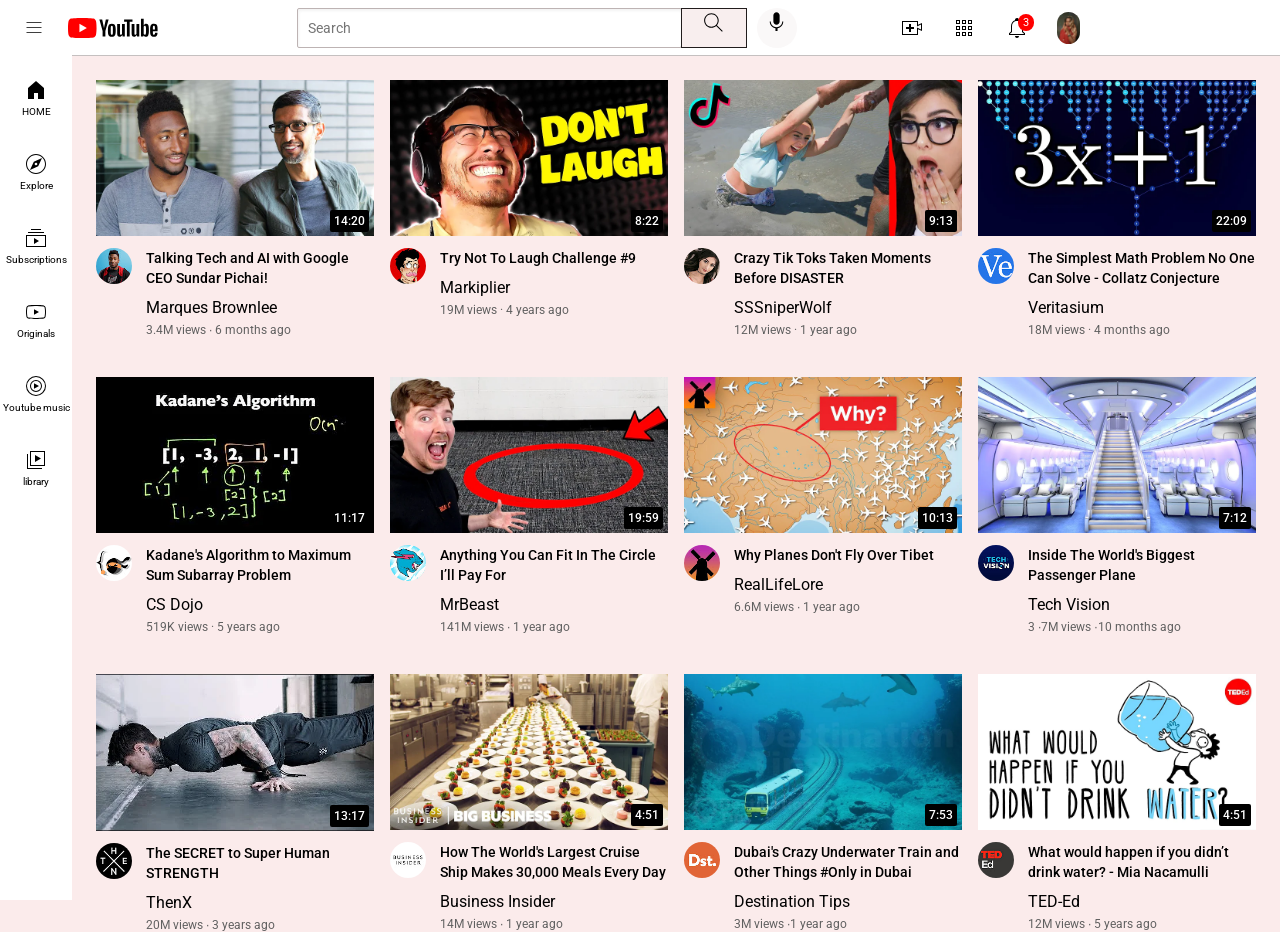
<file: index.html>
<!DOCTYPE html>
<!--type &enter to bring out html snippet-->
<html lang="en">
<head>
    <meta charset="UTF-8">
    <meta name="viewport" content="width=device-width, initial-scale=1.0">
    <title>Youtube.com clone</title>
    <link rel="preconnect" href="https://fonts.googleapis.com">
<link rel="preconnect" href="https://fonts.gstatic.com" crossorigin>
<link href="https://fonts.googleapis.com/css2?family=Roboto+Condensed:wght@400;700&family=Roboto:wght@400;500;700&display=swap" rel="stylesheet">
<link rel="stylesheet" href="styles/video.css">
<link rel="stylesheet" href="styles/gen.css">
<link rel="stylesheet" href="styles/header.css">
<link rel="stylesheet" href="styles/sidebar.css">
</head>
<body>
    <div class="header">
        <!--div is used to create container-->
        <div class="left-section">
            <img class="hamburger-menu" src="icons/hamburger-menu.svg" alt="">
            <img class="notifications" src="icons/youtube-logo.svg" alt="">
        </div>
        <div class="middle-section">
            <input class="search-bar" type="text" placeholder="Search">
            <!--use class to style-->
        <button class="search-button"><img class="search-icon" src="icons/search.svg" alt="">
            <div class="tool-tip">Search</div> </button> </button>
    <button class="voice"><img class="voice-icon" src="icons/voice-search-icon.svg" alt="">
        <div class="tool-tip">Search with voice</div></button>
    
</div>
        <div class="right-section">
           <div class="upload-icon"><img class="upload" src="icons/upload.svg" alt=""> 
            <div class="tool-tip">Create</div>
        </div> 
           <div class="su-apps">
            <img class="you-apps" src="icons/youtube-apps.svg" alt="">
            <div class="tool-tip">Youtube apps</div>
           </div> 
            <div class="note-icon"><img class="notify" src="icons/notifications.svg" alt=""> 
                
                <div class="note-count" >3</div>
                <div class="tool-tip">notification</div>
            </div>
            
        <img class="my-chan" src="images/1677268878325.jpg" alt="">
        </div>
        
    </div>
    
    <div class="sidebar">
        <div class="sidebar-link"><img src="icons/home.svg" alt="">
        <div>HOME</div>
        </div>
        <div class="sidebar-link"><img src="icons/explore.svg" alt="">
        <div>Explore</div>
        </div>
        <div class="sidebar-link"><img src="icons/subscriptions.svg" alt="">
        <div>Subscriptions</div>
        </div>
        <div class="sidebar-link"><img src="icons/originals.svg" alt="">
        <div>Originals</div>
        </div>
        <div class="sidebar-link"><img src="icons/youtube-music.svg" alt="">
        <div>Youtube music</div>
        </div>
        <div class="sidebar-link"><img src="icons/library.svg" alt="">
        <div>library</div></div>
    </div>
    <div class="video-grid">
        <div class="video-preview">
            <div class="thumbnail-row">  <img class="thumbnail" src="thumbnails/thumbnail-1 (1).webp" alt="myself" ;>
<div class="vid-time">14:20</div>
            </div>
            <div class="vid-info-grid">
                <div class="chan-pic"> <img class="profile" src="channel/channel-1.jpeg" alt="">   </div>
            <div class="vid-info">
                <p class="video-title">Talking Tech and AI with Google CEO Sundar Pichai!</p>
                <p vid-author>Marques Brownlee</p>
                  <p class="vid-stats">3.4M views  &#8729; 6 months ago</p></div></div>
          
             </div> 
             <div class="video-preview">
                <div class="thumbnail-row">  <img class="thumbnail" src="thumbnails/thumbnail-2.webp" alt="myself" ;>
                    <div class="vid-time2">8:22</div>
                </div>
                <div class="vid-info-grid">
                    <div class="chan-pic"> <img class="profile" src="channel/channel-2.jpeg" alt="">   </div>
                <div class="vid-info">
                    <p class="video-title">Try Not To Laugh Challenge #9</p>
                    <p vid-author>Markiplier</p>
                      <p class="vid-stats"> 19M views · 4 years ago</p></div></div>
              
                 </div> 
              
                 <div class="video-preview">
                    <div class="thumbnail-row">  <img class="thumbnail" src="thumbnails/thumbnail-3.webp" alt="myself" ;>
                        <div class="vid-time3">9:13</div>
                    </div>
                    <div class="vid-info-grid">
                        <div class="chan-pic"> <img class="profile" src="channel/channel-3.jpeg" alt="">   </div>
                    <div class="vid-info">
                        
                        <p class="video-title">
                            Crazy Tik Toks Taken Moments Before DISASTER </p>
                        <p vid-author>SSSniperWolf</p>
                          <p class="vid-stats">12M views · 1 year ago</p></div></div>
                  
                     </div> 
                     <div class="video-preview">
                        <div class="thumbnail-row">  <img class="thumbnail" src="thumbnails/thumbnail-4.webp" alt="myself" ;>
                            <div class="vid-time4">22:09</div>
                        </div>
                        <div class="vid-info-grid">
                            <div class="chan-pic"> <img class="profile" src="channel/channel-4.jpeg" alt="">   </div>
                        <div class="vid-info">
                            <p class="video-title">The Simplest Math Problem No One Can Solve - Collatz Conjecture</p>
                            <p vid-author>Veritasium
                                
                               </p>
                              <p class="vid-stats"> 18M views · 4 months ago</p></div></div>
                      
                         </div> 
                         <div class="video-preview">
                            <div class="thumbnail-row">  <img class="thumbnail" src="thumbnails/thumbnail-5.webp" alt="myself" ;>
                                <div class="vid-time5">11:17</div>
                            </div>
                            <div class="vid-info-grid">
                                <div class="chan-pic"> <img class="profile" src="channel/channel-5.jpeg" alt="">   </div>
                                <div class="vid-info">
                                    <p class="video-title">Kadane's Algorithm to Maximum Sum Subarray Problem

                                       
                                        
                                       </p>
                                    <p vid-author> CS Dojo</p>
                                      <p class="vid-stats"> 519K views · 5 years ago</p></div></div>
                              
                                 </div> 
                                 <div class="video-preview">
                                    <div class="thumbnail-row">  <img class="thumbnail" src="thumbnails/thumbnail-6.webp" alt="myself" ;>
                                        <div class="vid-time6">19:59</div>
                                    </div>
                                    <div class="vid-info-grid">
                                        <div class="chan-pic"> <img class="profile" src="channel/channel-6.jpeg" alt="">   </div>
                                    <div class="vid-info">
                                        <p class=" video-title"> Anything You Can Fit In The Circle I&#146;ll Pay For

                                            
                                            
                                    </p>
                                        <p vid-author>MrBeast</p>
                                          <p class="vid-stats">141M views &#8729; 1 year ago </p></div></div>
                                 </div>
                                          <div class="video-preview">
                                            <div class="thumbnail-row">  <img class="thumbnail" src="thumbnails/thumbnail-7.webp" alt="myself" ;>
                                                <div class="vid-time7">10:13</div>
                                            </div>
                                            <div class="vid-info-grid">
                                                <div class="chan-pic"> <img class="profile" src="channel/channel-7.jpeg" alt="">   </div>
                                            <div class="vid-info">
                                                <p class="video-title">
                                                    Why Planes Don't Fly Over Tibet</p>
                                                <p vid-author> RealLifeLore</p>
                                                  <p class="vid-stats">
                                                    
                                                    6.6M views &#8729; 1 year ago </p></div></div>
                                          
                                             </div> 
                                             <div class="video-preview">
                                                <div class="thumbnail-row">  <img class="thumbnail" src="thumbnails/thumbnail-8.webp" alt="myself" ;>
                                                    <div class="vid-time8">7:12</div>
                                                </div>
                                                <div class="vid-info-grid">
                                                    <div class="chan-pic"> <img class="profile" src="channel/channel-8.jpeg" alt="">   </div>
                                                    <div class="vid-info">
                                                        <p class="video-title">Inside The World's Biggest Passenger Plane

                                                            
                                                            
                                                           </p>
                                                            <p vid-author>Tech Vision</p>
                                                          <p class="vid-stats"> 3 &#8729;7M views &#8729;10 months ago </p></div></div>
                                                  
                                                     </div> 
                                                     <div class="video-preview">
                                                        <div class="thumbnail-row">  <img class="thumbnail" src="thumbnails/thumbnail-9.webp" alt="myself" ;>
                                                            <div class="vid-time9">13:17</div>
                                                        </div>
                                                        <div class="vid-info-grid">
                                                            <div class="chan-pic"> <img class="profile" src="channel/channel-9.jpeg" alt="">   </div>
                                                        <div class="vid-info">
                                                            <p class="video-title">
                                                                The SECRET to Super Human STRENGTH</p>
                                                            
                                                            <p vid-author>ThenX</p>
                                                              <p class="vid-stats">20M views &#8729;  3 years ago </p></div> </div>
                                                     </div>
                                                              <div class="video-preview">
                                                                <div class="thumbnail-row">  <img class="thumbnail" src="thumbnails/thumbnail-10.webp" alt="myself" ;>
                                                                    <div class="vid-time10">4:51</div>
                                                                </div>
                                                                <div class="vid-info-grid">
                                                                    <div class="chan-pic"> <img class="profile" src="channel/channel-10.jpeg" alt="">   </div>
                                                                <div class="vid-info">
                                                                    <p class="video-title">How The World's Largest Cruise Ship Makes 30,000 Meals Every Day

                                                                        
                                                                         </p>
                                                                    <p vid-author>Business Insider</p>
                                                                      <p class="vid-stats">14M  views  &#8729; 1 year ago</p></div></div>
                                                              
                                                                 </div> 
                                                                 <div class="video-preview">
                                                                    <div class="thumbnail-row">  <img class="thumbnail" src="thumbnails/thumbnail-11.webp" alt="myself" ;>
                                                                        <div class="vid-time11">7:53</div>
                                                                    </div>
                                                                    <div class="vid-info-grid">
                                                                        <div class="chan-pic"> <img class="profile" src="channel/channel-11.jpeg" alt="">   </div>
                                                                        <div class="vid-info">
                                                                            <p class="video-title">Dubai's Crazy Underwater Train and Other Things #Only in Dubai
   
                                                                     </p>
                                                                            <p vid-author>Destination Tips</p>
                                                                              <p class="vid-stats">3M  views  &#8729;1 year ago </p></div></div>
                                                                      
                                                                         </div> 
                                                                         <div class="video-preview">
                                                                            <div class="thumbnail-row">  <img class="thumbnail" src="thumbnails/thumbnail-12.webp" alt="myself" ;>
                                                                                <div class="vid-time12">4:51</div>
                                                                            </div>
                                                                            <div class="vid-info-grid">
                                                                                <div class="chan-pic"> <img class="profile" src="channel/channel-12.jpeg" alt="">   </div>
                                                                            <div class="vid-info">
                                                                                <p class="video-title">What would happen if you didn’t drink water? - Mia Nacamulli</p>

                                                                                    
                                                                                    <p vid-author>TED-Ed</p>
                                                                                  <p class="vid-stats">12M views  &#8729; 5 years ago</p></div></div>
                                                                                  
                                                                                
                                                                          
                                     </div> 
    </div>
 
                    
</body>
</html>
</file>
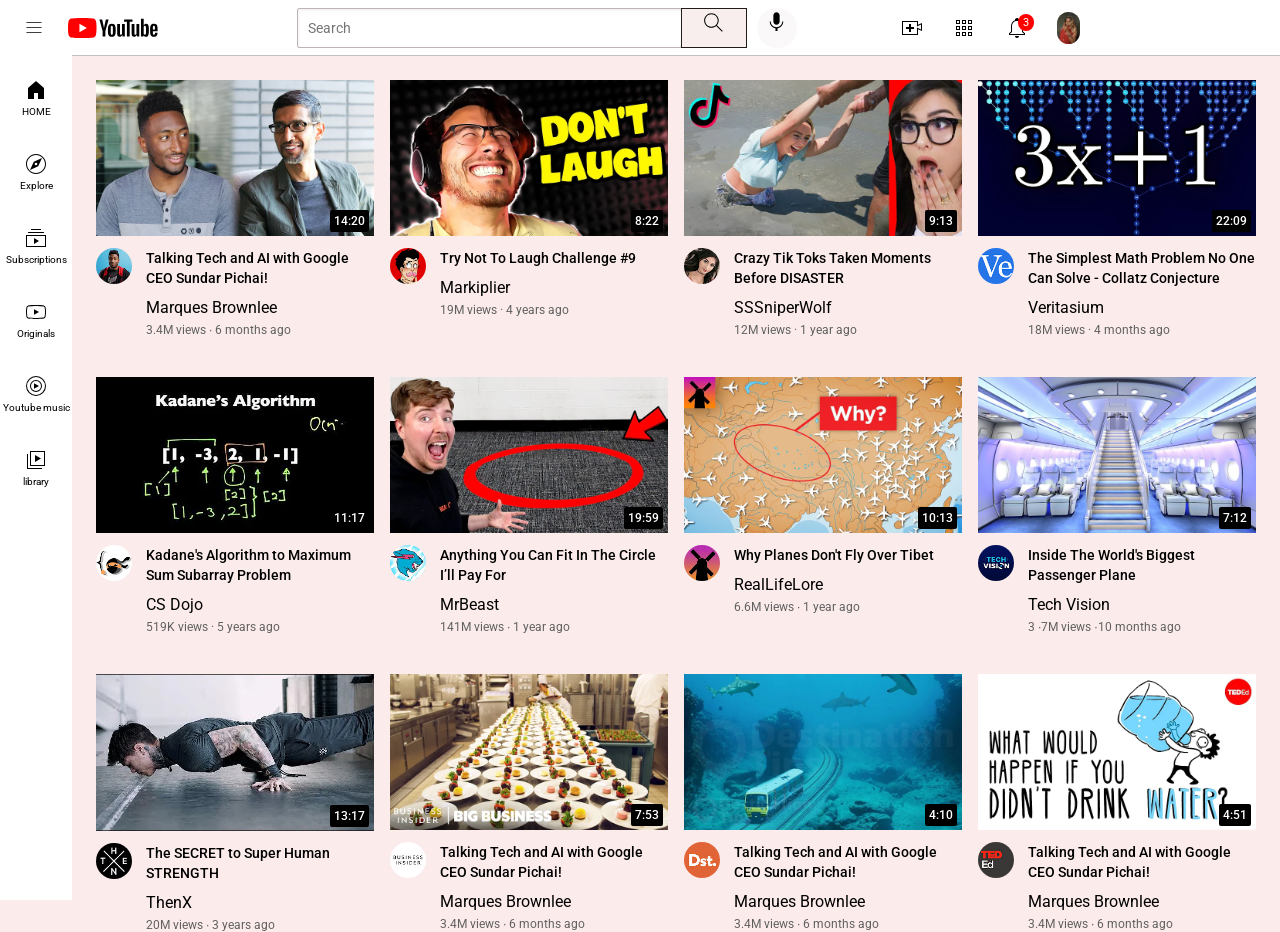
<file: 01.YoUTUBE.html>
<!DOCTYPE html>
<!--type &enter to bring out html snippet-->
<html lang="en">
<head>
    <meta charset="UTF-8">
    <meta name="viewport" content="width=device-width, initial-scale=1.0">
    <title>Youtube.com clone</title>
    <link rel="preconnect" href="https://fonts.googleapis.com">
<link rel="preconnect" href="https://fonts.gstatic.com" crossorigin>
<link href="https://fonts.googleapis.com/css2?family=Roboto+Condensed:wght@400;700&family=Roboto:wght@400;500;700&display=swap" rel="stylesheet">
<link rel="stylesheet" href="/styles/video.css">
<link rel="stylesheet" href="/styles/gen.css">
<link rel="stylesheet" href="/styles/header.css">
<link rel="stylesheet" href="/styles/sidebar.css">
</head>
<body>
    <div class="header">
        <!--div is used to create container-->
        <div class="left-section">
            <img class="hamburger-menu" src="/icons/hamburger-menu.svg" alt="">
            <img class="notifications" src="/icons/youtube-logo.svg" alt="">
        </div>
        <div class="middle-section">
            <input class="search-bar" type="text" placeholder="Search">
            <!--use class to style-->
        <button class="search-button"><img class="search-icon" src="/icons/search.svg" alt="">
            <div class="tool-tip">Search</div> </button> </button>
    <button class="voice"><img class="voice-icon" src="/icons/voice-search-icon.svg" alt="">
        <div class="tool-tip">Search with voice</div></button>
    
</div>
        <div class="right-section">
           <div class="upload-icon"><img class="upload" src="/icons/upload.svg" alt=""> 
            <div class="tool-tip">Create</div>
        </div> 
            <img class="you-apps" src="/icons/youtube-apps.svg" alt="">
            <div class="note-icon"><img class="notify" src="/icons/notifications.svg" alt=""> 
                
                <div class="note-count" >3</div>
                <div class="tool-tip">notification</div>
            </div>
            
        <img class="my-chan" src="/images/1677268878325.jpg" alt="">
        </div>
        
    </div>
    
    <div class="sidebar">
        <div class="sidebar-link"><img src="/icons/home.svg" alt="">
        <div>HOME</div>
        </div>
        <div class="sidebar-link"><img src="/icons/explore.svg" alt="">
        <div>Explore</div>
        </div>
        <div class="sidebar-link"><img src="/icons/subscriptions.svg" alt="">
        <div>Subscriptions</div>
        </div>
        <div class="sidebar-link"><img src="/icons/originals.svg" alt="">
        <div>Originals</div>
        </div>
        <div class="sidebar-link"><img src="/icons/youtube-music.svg" alt="">
        <div>Youtube music</div>
        </div>
        <div class="sidebar-link"><img src="/icons/library.svg" alt="">
        <div>library</div></div>
    </div>
    <div class="video-grid">
        <div class="video-preview">
            <div class="thumbnail-row">  <img class="thumbnail" src="/thumbnails/thumbnail-1 (1).webp" alt="myself" ;>
<div class="vid-time">14:20</div>
            </div>
            <div class="vid-info-grid">
                <div class="chan-pic"> <img class="profile" src="/channel/channel-1.jpeg" alt="">   </div>
            <div class="vid-info">
                <p class="video-title">Talking Tech and AI with Google CEO Sundar Pichai!</p>
                <p vid-author>Marques Brownlee</p>
                  <p class="vid-stats">3.4M views  &#8729; 6 months ago</p></div></div>
          
             </div> 
             <div class="video-preview">
                <div class="thumbnail-row">  <img class="thumbnail" src="/thumbnails/thumbnail-2.webp" alt="myself" ;>
                    <div class="vid-time2">8:22</div>
                </div>
                <div class="vid-info-grid">
                    <div class="chan-pic"> <img class="profile" src="/channel/channel-2.jpeg" alt="">   </div>
                <div class="vid-info">
                    <p class="video-title">Try Not To Laugh Challenge #9</p>
                    <p vid-author>Markiplier</p>
                      <p class="vid-stats"> 19M views · 4 years ago</p></div></div>
              
                 </div> 
              
                 <div class="video-preview">
                    <div class="thumbnail-row">  <img class="thumbnail" src="/thumbnails/thumbnail-3.webp" alt="myself" ;>
                        <div class="vid-time3">9:13</div>
                    </div>
                    <div class="vid-info-grid">
                        <div class="chan-pic"> <img class="profile" src="/channel/channel-3.jpeg" alt="">   </div>
                    <div class="vid-info">
                        
                        <p class="video-title">
                            Crazy Tik Toks Taken Moments Before DISASTER </p>
                        <p vid-author>SSSniperWolf</p>
                          <p class="vid-stats">12M views · 1 year ago</p></div></div>
                  
                     </div> 
                     <div class="video-preview">
                        <div class="thumbnail-row">  <img class="thumbnail" src="/thumbnails/thumbnail-4.webp" alt="myself" ;>
                            <div class="vid-time4">22:09</div>
                        </div>
                        <div class="vid-info-grid">
                            <div class="chan-pic"> <img class="profile" src="/channel/channel-4.jpeg" alt="">   </div>
                        <div class="vid-info">
                            <p class="video-title">The Simplest Math Problem No One Can Solve - Collatz Conjecture</p>
                            <p vid-author>Veritasium
                                
                               </p>
                              <p class="vid-stats"> 18M views · 4 months ago</p></div></div>
                      
                         </div> 
                         <div class="video-preview">
                            <div class="thumbnail-row">  <img class="thumbnail" src="/thumbnails/thumbnail-5.webp" alt="myself" ;>
                                <div class="vid-time5">11:17</div>
                            </div>
                            <div class="vid-info-grid">
                                <div class="chan-pic"> <img class="profile" src="/channel/channel-5.jpeg" alt="">   </div>
                                <div class="vid-info">
                                    <p class="video-title">Kadane's Algorithm to Maximum Sum Subarray Problem

                                       
                                        
                                       </p>
                                    <p vid-author> CS Dojo</p>
                                      <p class="vid-stats"> 519K views · 5 years ago</p></div></div>
                              
                                 </div> 
                                 <div class="video-preview">
                                    <div class="thumbnail-row">  <img class="thumbnail" src="/thumbnails/thumbnail-6.webp" alt="myself" ;>
                                        <div class="vid-time6">19:59</div>
                                    </div>
                                    <div class="vid-info-grid">
                                        <div class="chan-pic"> <img class="profile" src="/channel/channel-6.jpeg" alt="">   </div>
                                    <div class="vid-info">
                                        <p class=" video-title"> Anything You Can Fit In The Circle I&#146;ll Pay For

                                            
                                            
                                    </p>
                                        <p vid-author>MrBeast</p>
                                          <p class="vid-stats">141M views &#8729; 1 year ago </p></div></div>
                                 </div>
                                          <div class="video-preview">
                                            <div class="thumbnail-row">  <img class="thumbnail" src="/thumbnails/thumbnail-7.webp" alt="myself" ;>
                                                <div class="vid-time7">10:13</div>
                                            </div>
                                            <div class="vid-info-grid">
                                                <div class="chan-pic"> <img class="profile" src="/channel/channel-7.jpeg" alt="">   </div>
                                            <div class="vid-info">
                                                <p class="video-title">
                                                    Why Planes Don't Fly Over Tibet</p>
                                                <p vid-author> RealLifeLore</p>
                                                  <p class="vid-stats">
                                                    
                                                    6.6M views &#8729; 1 year ago </p></div></div>
                                          
                                             </div> 
                                             <div class="video-preview">
                                                <div class="thumbnail-row">  <img class="thumbnail" src="/thumbnails/thumbnail-8.webp" alt="myself" ;>
                                                    <div class="vid-time8">7:12</div>
                                                </div>
                                                <div class="vid-info-grid">
                                                    <div class="chan-pic"> <img class="profile" src="/channel/channel-8.jpeg" alt="">   </div>
                                                    <div class="vid-info">
                                                        <p class="video-title">Inside The World's Biggest Passenger Plane

                                                            
                                                            
                                                           </p>
                                                            <p vid-author>Tech Vision</p>
                                                          <p class="vid-stats"> 3 &#8729;7M views &#8729;10 months ago </p></div></div>
                                                  
                                                     </div> 
                                                     <div class="video-preview">
                                                        <div class="thumbnail-row">  <img class="thumbnail" src="/thumbnails/thumbnail-9.webp" alt="myself" ;>
                                                            <div class="vid-time9">13:17</div>
                                                        </div>
                                                        <div class="vid-info-grid">
                                                            <div class="chan-pic"> <img class="profile" src="/channel/channel-9.jpeg" alt="">   </div>
                                                        <div class="vid-info">
                                                            <p class="video-title">
                                                                The SECRET to Super Human STRENGTH</p>
                                                            
                                                            <p vid-author>ThenX</p>
                                                              <p class="vid-stats">20M views &#8729;  3 years ago </p></div> </div>
                                                     </div>
                                                              <div class="video-preview">
                                                                <div class="thumbnail-row">  <img class="thumbnail" src="/thumbnails/thumbnail-10.webp" alt="myself" ;>
                                                                    <div class="vid-time10">7:53</div>
                                                                </div>
                                                                <div class="vid-info-grid">
                                                                    <div class="chan-pic"> <img class="profile" src="/channel/channel-10.jpeg" alt="">   </div>
                                                                <div class="vid-info">
                                                                    <p class="video-title">Talking Tech and AI with Google CEO Sundar Pichai!</p>
                                                                    <p vid-author>Marques Brownlee</p>
                                                                      <p class="vid-stats">3.4M views  &#8729; 6 months ago</p></div></div>
                                                              
                                                                 </div> 
                                                                 <div class="video-preview">
                                                                    <div class="thumbnail-row">  <img class="thumbnail" src="/thumbnails/thumbnail-11.webp" alt="myself" ;>
                                                                        <div class="vid-time11">4:10</div>
                                                                    </div>
                                                                    <div class="vid-info-grid">
                                                                        <div class="chan-pic"> <img class="profile" src="/channel/channel-11.jpeg" alt="">   </div>
                                                                        <div class="vid-info">
                                                                            <p class="video-title">Talking Tech and AI with Google CEO Sundar Pichai!</p>
                                                                            <p vid-author>Marques Brownlee</p>
                                                                              <p class="vid-stats">3.4M views  &#8729; 6 months ago</p></div></div>
                                                                      
                                                                         </div> 
                                                                         <div class="video-preview">
                                                                            <div class="thumbnail-row">  <img class="thumbnail" src="/thumbnails/thumbnail-12.webp" alt="myself" ;>
                                                                                <div class="vid-time12">4:51</div>
                                                                            </div>
                                                                            <div class="vid-info-grid">
                                                                                <div class="chan-pic"> <img class="profile" src="/channel/channel-12.jpeg" alt="">   </div>
                                                                            <div class="vid-info">
                                                                                <p class="video-title">Talking Tech and AI with Google CEO Sundar Pichai!</p>
                                                                                <p vid-author>Marques Brownlee</p>
                                                                                  <p class="vid-stats">3.4M views  &#8729; 6 months ago</p></div></div>
                                                                          
                                     </div> 
    </div>
 
                    
</body>
</html>
</file>
<file: styles/video.css>
.thumbnail {
    width: 100%;
}

.profile {
    width: 36px;
    border-radius: 40px;
}

.video-title {
    margin-top: 0px;
    font-size: 14px;
    font-weight: 500;
    line-height: 20px;
    margin-bottom: 10px;
}
.thumbnail-row {
    margin-bottom: 12px;
    position: relative;
    margin-bottom: 8px;
}

.vid-author,
.vid-stats {
font-size: 12px;
    color:rgb(96, 96, 96) ;
}

.vid-stats {
    margin-top: 6px;
}
.vid-info-grid {
    display: grid;
    grid-template-columns: 50px 1fr;
}
.video-grid {
    display: grid;
    grid-template-columns: 1fr 1fr 1fr;
    column-gap: 16px;
row-gap: 40px;
}

@media (max-width: 750px) {
    .video-grid {
grid-template-columns: 1fr 1fr;
    }
}
@media (min-width: 751px) and (max-width: 999px) {
    .video-grid {
grid-template-columns: 1fr 1fr 1fr;
    }
}
@media (min-width: 1000px) {
    .video-grid {
grid-template-columns: 1fr 1fr 1fr 1fr;
    }
}

.vid-time {
    background-color: black;
    color: white;
    position: absolute;
    bottom: 8px;
    right: 5px;
    font-family: Roboto, Arial;
    font-size: 12px;
    font-weight: 500;
   padding: 4px;
    border-radius: 2px;
}
.vid-time2 {
    background-color: black;
    color: white;
    position: absolute;
    bottom: 8px;
    right: 5px;
    font-family: Roboto, Arial;
    font-size: 12px;
    font-weight: 500;
    padding-left: 4px;
    padding-top: 4px;
    padding-right: 4px;
    padding-bottom: 4px;
    border-radius: 2px;
}
.vid-time3 {
    background-color: black;
    color: white;
    position: absolute;
    bottom: 8px;
    right: 5px;
    font-family: Roboto, Arial;
    font-size: 12px;
    font-weight: 500;
    padding-left: 4px;
    padding-top: 4px;
    padding-right: 4px;
    padding-bottom: 4px;
    border-radius: 2px;
}
.vid-time4 {
    background-color: black;
    color: white;
    position: absolute;
    bottom: 8px;
    right: 5px;
    font-family: Roboto, Arial;
    font-size: 12px;
    font-weight: 500;
    padding-left: 4px;
    padding-top: 4px;
    padding-right: 4px;
    padding-bottom: 4px;
    border-radius: 2px;
}
.vid-time5 {
    background-color: black;
    color: white;
    position: absolute;
    bottom: 8px;
    right: 5px;
    font-family: Roboto, Arial;
    font-size: 12px;
    font-weight: 500;
    padding-left: 4px;
    padding-top: 4px;
    padding-right: 4px;
    padding-bottom: 4px;
    border-radius: 2px;
}
.vid-time6 {
    background-color: black;
    color: white;
    position: absolute;
    bottom: 8px;
    right: 5px;
    font-family: Roboto, Arial;
    font-size: 12px;
    font-weight: 500;
    padding-left: 4px;
    padding-top: 4px;
    padding-right: 4px;
    padding-bottom: 4px;
    border-radius: 2px;
}
.vid-time7 {
    background-color: black;
    color: white;
    position: absolute;
    bottom: 8px;
    right: 5px;
    font-family: Roboto, Arial;
    font-size: 12px;
    font-weight: 500;
    padding-left: 4px;
    padding-top: 4px;
    padding-right: 4px;
    padding-bottom: 4px;
    border-radius: 2px;
}
.vid-time8 {
    background-color: black;
    color: white;
    position: absolute;
    bottom: 8px;
    right: 5px;
    font-family: Roboto, Arial;
    font-size: 12px;
    font-weight: 500;
    padding-left: 4px;
    padding-top: 4px;
    padding-right: 4px;
    padding-bottom: 4px;
    border-radius: 2px;
}
.vid-time9 {
    background-color: black;
    color: white;
    position: absolute;
    bottom: 8px;
    right: 5px;
    font-family: Roboto, Arial;
    font-size: 12px;
    font-weight: 500;
    padding-left: 4px;
    padding-top: 4px;
    padding-right: 4px;
    padding-bottom: 4px;
    border-radius: 2px;
}
.vid-time10 {
    background-color: black;
    color: white;
    position: absolute;
    bottom: 8px;
    right: 5px;
    font-family: Roboto, Arial;
    font-size: 12px;
    font-weight: 500;
    padding-left: 4px;
    padding-top: 4px;
    padding-right: 4px;
    padding-bottom: 4px;
    border-radius: 2px;
}
.vid-time11 {
    background-color: black;
    color: white;
    position: absolute;
    bottom: 8px;
    right: 5px;
    font-family: Roboto, Arial;
    font-size: 12px;
    font-weight: 500;
    padding-left: 4px;
    padding-top: 4px;
    padding-right: 4px;
    padding-bottom: 4px;
    border-radius: 2px;
}
.vid-time12 {
    background-color: black;
    color: white;
    position: absolute;
    bottom: 8px;
    right: 5px;
    font-family: Roboto, Arial;
    font-size: 12px;
    font-weight: 500;
    padding-left: 4px;
    padding-top: 4px;
    padding-right: 4px;
    padding-bottom: 4px;
    border-radius: 2px;
}
</file>
<file: styles/gen.css>
p {
    font-family: ROBOTO, Arial;
    margin-top: 0px;
    margin-bottom: 0px;
}
body {
    /*This style is inherited*/
    margin: 0px;
    padding-top: 80px;
    padding-left: 96px;
    padding-right: 24px;
    background-color: rgb(251, 235, 235);
}
</file>
<file: styles/header.css>
.header {
    height: 55px;
    display: flex;
    flex-direction: row;
    justify-content: space-between;
    position: fixed;
    top: 0px;
    left: 0px;
    right: 0px;
    /*objects with a higher z-index will be placed on object with a lower z-index*/
    z-index: 100px;
    background-color: white;
    border-bottom-width:1px ;
    border-bottom-style:solid ;
    border-bottom-color:rgb(197, 192, 192) ;
}
.left-section {

    display: flex;
    align-items: center;
}
.middle-section {
    display: flex;
    
    flex: 1;
    
    align-items: center;
    margin-left: 70px;
    margin-right: 35px;
    max-width: 500px;
}
.right-section {
    margin-right: 200px;
    width: 180px;
    display: flex;
    align-items: center;
    justify-content: space-between;
    /*flex shrink prevents the items from shrinking*/
    flex-shrink: 0;
}
.hamburger-menu {
height: 20px;
margin-left: 24px;
margin-right: 24px;
}
.notifications {
height: 20px;
}
.search-icon {
    
    height: 25px ;
    
}
.search-bar {
    flex: 1;
    height: 36px;
    padding-left: 10px;
    font-size: 16px;
    width: 0;
    border: 1px solid #bdb3b3;;
    
    border-radius: 2px;
    box-shadow: inset 1px 2px 3px rgba(0, 0, 0, 0.05);
}
.search-bar::placeholder {
    font-family: Roboto, Arial;
    font-size: 14px;
}
.search-button {
    height: 40px;
    width: 66px;
    background-color: rgb(248, 238, 238);
    border-style: solid;
    border-width: 1px;
    border-color: rgb(33, 28, 28);
    margin-left: -1px;
    margin-right: 10px;
    position: relative;
}
.search-button,
.voice,
.upload-icon,
.note-icon,
.su-apps {
    display: flex;
    justify-content: center;
    align-items: centre;
    position: relative;}

.search-button .tool-tip,
.voice .tool-tip,
.su-apps .tool-tip,
.upload-icon .tool-tip, 
.note-icon .tool-tip{
    font-family: Roboto,Arial;
    position: absolute;
    background-color: grey;
    color: white;
    top: 70%;
    padding-top: 4px;
    padding-left: 8px;
    padding-right: 8px;
    padding-bottom: 4px;
    border-radius: 4px;
    font-size: 12px;
    bottom: -30pxs;
    opacity: 0;
    transition: opacity 0.15s;
    pointer-events: none;
    white-space: nowrap;
}
.search-button:hover .tool-tip,
.voice:hover .tool-tip,
.su-apps:hover .tool-tip,
.upload-icon:hover .tool-tip,
.note-icon:hover .tool-tip {
    opacity: 1;
}


.voice {
 height: 40px;
    width: 40px;
    border-radius: 20px;
    border: none;
    background-color: rgb(250, 248, 248);
    position: relative;
    
}
.voice-icon {
    height: 25px;
    
    
}
.upload {
    height:24px ;
}
.you-apps {
    height: 24px;
}
.notify {
    height: 24px;
}
.note-icon {
    position: relative;
}
.note-count {
    position: absolute;
    top: -2px;
    right: -5px;
    background-color: red;
    color: white;
    font-family: Roboto, Arial;
    font-size: 11px;
    padding-bottom: 2px;
    border-radius: 10px;
    padding-left: 5px;
    padding-right: 5px;
    padding-top: 2px;
}
.my-chan {
    height: 32px;
    border-radius: 16px;
}
</file>
<file: styles/sidebar.css>
.sidebar {
    position: fixed;
    top: 55px;
    bottom: 0;
    left: 0;
    background-color: white;
    width: 72px;
    z-index: 200px;
    padding-top: 5px;
}
.sidebar-link {
    display: flex;
    height: 74px;
    justify-content: center;
    align-items: center;
    flex-direction: column;
    cursor: pointer;
    
}
.sidebar-link:hover {
    background-color: rgb(246, 238, 238);
}
.sidebar-link img {
    height: 24px;
    margin-bottom: 4px;
}
.sidebar-link div {
    font-size: 10px;
    font-family: Roboto, Arial;
   
}
</file>
